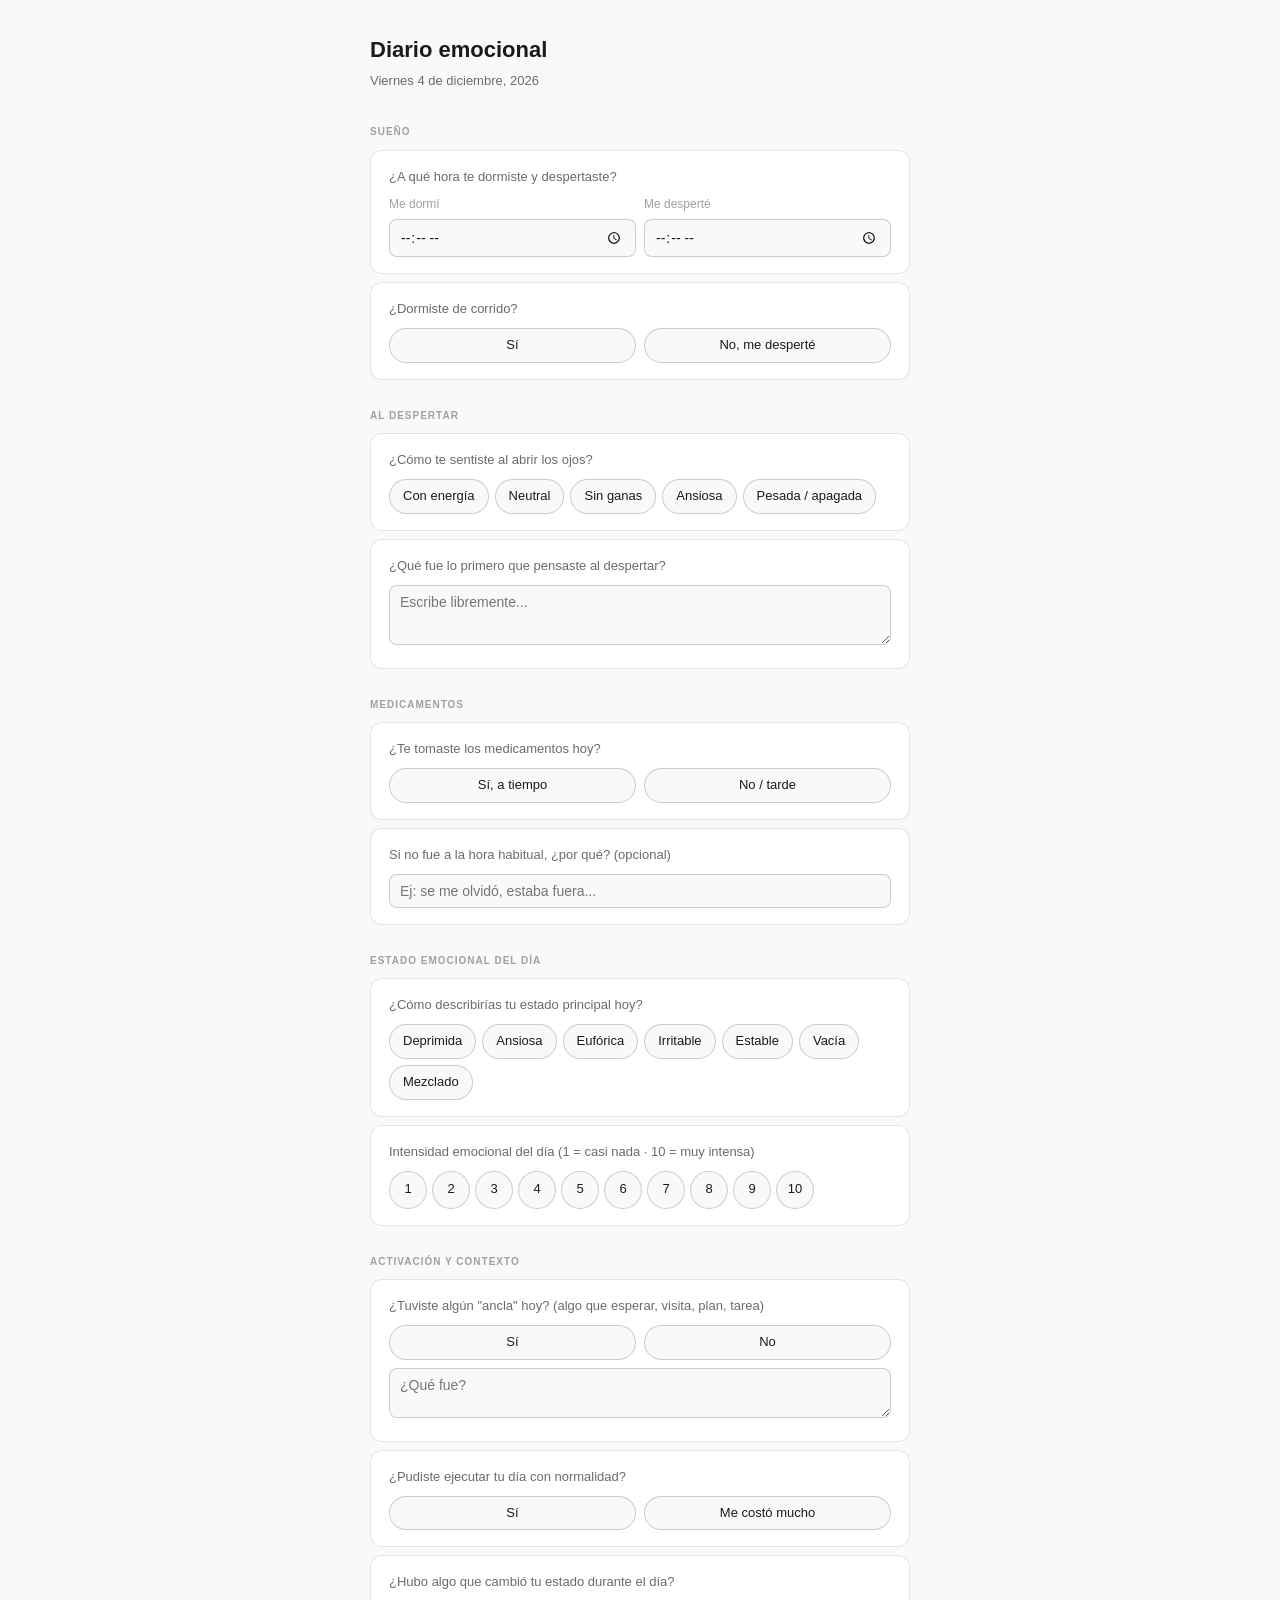
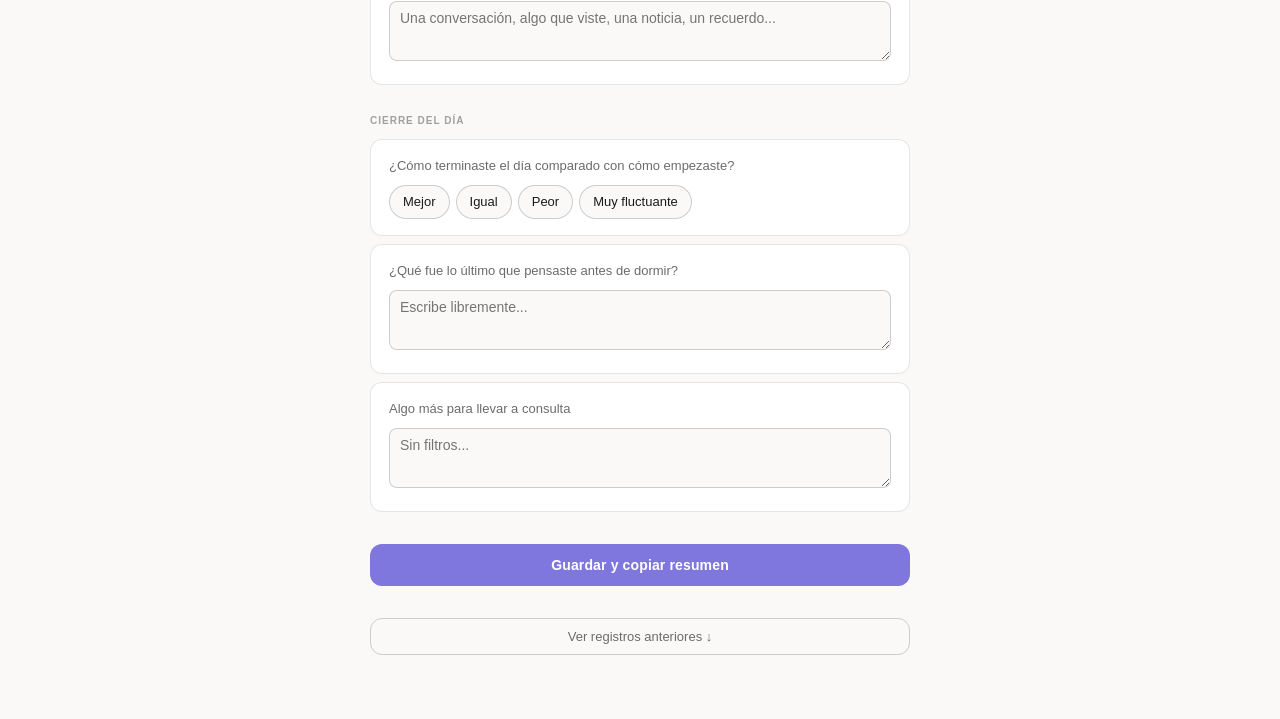
<file: index.html>
<!DOCTYPE html>
<html lang="es">
<head>
<meta charset="UTF-8">
<meta name="viewport" content="width=device-width, initial-scale=1.0">
<title>Diario Emocional</title>
<style>
  *, *::before, *::after { box-sizing: border-box; margin: 0; padding: 0; }

  :root {
    --bg: #FAF9F7;
    --surface: #FFFFFF;
    --border: rgba(0,0,0,0.1);
    --border-strong: rgba(0,0,0,0.18);
    --text: #1A1A1A;
    --text-secondary: #6B6B6B;
    --text-hint: #A0A0A0;
    --accent: #7F77DD;
    --accent-bg: #EEEDFE;
    --accent-text: #3C3489;
    --success-bg: #EAF3DE;
    --success-text: #3B6D11;
    --danger-bg: #FCEBEB;
    --danger-text: #A32D2D;
    --radius: 12px;
    --radius-sm: 8px;
    --radius-pill: 20px;
  }

  body {
    background: var(--bg);
    color: var(--text);
    font-family: -apple-system, BlinkMacSystemFont, 'Segoe UI', sans-serif;
    font-size: 15px;
    line-height: 1.6;
    min-height: 100vh;
  }

  .container {
    max-width: 580px;
    margin: 0 auto;
    padding: 2rem 1.25rem 4rem;
  }

  header {
    margin-bottom: 2rem;
  }

  header h1 {
    font-size: 22px;
    font-weight: 600;
    color: var(--text);
    margin-bottom: 4px;
  }

  .fecha {
    font-size: 13px;
    color: var(--text-secondary);
  }

  .seccion-label {
    font-size: 10px;
    font-weight: 600;
    text-transform: uppercase;
    letter-spacing: 0.1em;
    color: var(--text-hint);
    margin: 1.75rem 0 0.6rem;
  }

  .card {
    background: var(--surface);
    border: 0.5px solid var(--border);
    border-radius: var(--radius);
    padding: 1rem 1.125rem;
    margin-bottom: 8px;
  }

  .q {
    font-size: 13px;
    color: var(--text-secondary);
    margin-bottom: 8px;
    display: block;
  }

  textarea, input[type=text], input[type=time] {
    width: 100%;
    background: var(--bg);
    border: 0.5px solid var(--border-strong);
    border-radius: var(--radius-sm);
    padding: 8px 10px;
    font-size: 14px;
    font-family: inherit;
    color: var(--text);
    outline: none;
    transition: border-color 0.15s;
  }
  textarea { min-height: 60px; resize: vertical; }
  textarea:focus, input[type=text]:focus, input[type=time]:focus {
    border-color: var(--accent);
  }

  .row2 { display: grid; grid-template-columns: 1fr 1fr; gap: 8px; }
  .sub-label { font-size: 12px; color: var(--text-hint); margin-bottom: 4px; display: block; }

  .mood-row { display: flex; gap: 6px; flex-wrap: wrap; }
  .chip {
    padding: 6px 13px;
    border-radius: var(--radius-pill);
    border: 0.5px solid var(--border-strong);
    background: var(--bg);
    font-size: 13px;
    cursor: pointer;
    color: var(--text);
    transition: all 0.12s;
    user-select: none;
  }
  .chip:hover { border-color: var(--accent); color: var(--accent-text); }
  .chip.sel-accent { background: var(--accent-bg); border-color: var(--accent); color: var(--accent-text); font-weight: 500; }
  .chip.sel-yes { background: var(--success-bg); border-color: #639922; color: var(--success-text); font-weight: 500; }
  .chip.sel-no { background: var(--danger-bg); border-color: #E24B4A; color: var(--danger-text); font-weight: 500; }

  .yn { display: flex; gap: 8px; }
  .yn .chip { flex: 1; text-align: center; }

  .scale { display: flex; gap: 5px; flex-wrap: wrap; }
  .scale-btn {
    width: 38px; height: 38px;
    border-radius: 50%;
    border: 0.5px solid var(--border-strong);
    background: var(--bg);
    font-size: 13px;
    font-weight: 500;
    cursor: pointer;
    color: var(--text);
    display: flex; align-items: center; justify-content: center;
    transition: all 0.12s;
    user-select: none;
  }
  .scale-btn:hover { border-color: var(--accent); color: var(--accent-text); }
  .scale-btn.sel-accent { background: var(--accent-bg); border-color: var(--accent); color: var(--accent-text); font-weight: 600; }

  .export-area { margin-top: 2rem; }

  .btn-export {
    width: 100%;
    padding: 13px;
    background: var(--accent);
    color: #fff;
    border: none;
    border-radius: var(--radius);
    font-size: 14px;
    font-weight: 600;
    cursor: pointer;
    letter-spacing: 0.01em;
    transition: opacity 0.15s;
  }
  .btn-export:hover { opacity: 0.88; }
  .btn-export:active { opacity: 0.75; }

  .toast {
    margin-top: 10px;
    text-align: center;
    font-size: 13px;
    color: var(--success-text);
    background: var(--success-bg);
    border-radius: var(--radius-sm);
    padding: 8px;
    display: none;
  }

  .historial-toggle {
    margin-top: 2rem;
    width: 100%;
    padding: 10px;
    background: transparent;
    border: 0.5px solid var(--border-strong);
    border-radius: var(--radius);
    font-size: 13px;
    color: var(--text-secondary);
    cursor: pointer;
    transition: background 0.12s;
  }
  .historial-toggle:hover { background: var(--surface); }

  #historial { display: none; margin-top: 1rem; }

  .entrada {
    background: var(--surface);
    border: 0.5px solid var(--border);
    border-radius: var(--radius);
    padding: 0.875rem 1rem;
    margin-bottom: 8px;
    font-size: 13px;
  }
  .entrada-fecha { font-weight: 600; color: var(--text); margin-bottom: 4px; }
  .entrada-preview { color: var(--text-secondary); }
  .entrada-delete {
    float: right;
    background: none;
    border: none;
    color: var(--text-hint);
    cursor: pointer;
    font-size: 16px;
    padding: 0;
    line-height: 1;
  }
  .entrada-delete:hover { color: var(--danger-text); }

  .empty-historial { text-align: center; color: var(--text-hint); font-size: 13px; padding: 1.5rem; }

  @media (max-width: 420px) {
    .container { padding: 1.25rem 1rem 3rem; }
    .row2 { grid-template-columns: 1fr; }
    .scale-btn { width: 34px; height: 34px; font-size: 12px; }
  }
</style>
</head>
<body>
<div class="container">

  <header>
    <h1>Diario emocional</h1>
    <div class="fecha" id="fecha-display"></div>
  </header>

  <!-- SUEÑO -->
  <div class="seccion-label">Sueño</div>

  <div class="card">
    <span class="q">¿A qué hora te dormiste y despertaste?</span>
    <div class="row2">
      <div>
        <span class="sub-label">Me dormí</span>
        <input type="time" id="hora-dormir">
      </div>
      <div>
        <span class="sub-label">Me desperté</span>
        <input type="time" id="hora-despertar">
      </div>
    </div>
  </div>

  <div class="card">
    <span class="q">¿Dormiste de corrido?</span>
    <div class="yn" id="yn-sueno">
      <div class="chip" onclick="toggleYN('yn-sueno',this,'yes')">Sí</div>
      <div class="chip" onclick="toggleYN('yn-sueno',this,'no')">No, me desperté</div>
    </div>
  </div>

  <!-- AL DESPERTAR -->
  <div class="seccion-label">Al despertar</div>

  <div class="card">
    <span class="q">¿Cómo te sentiste al abrir los ojos?</span>
    <div class="mood-row" id="mood-despertar">
      <div class="chip" onclick="selectChip('mood-despertar',this)">Con energía</div>
      <div class="chip" onclick="selectChip('mood-despertar',this)">Neutral</div>
      <div class="chip" onclick="selectChip('mood-despertar',this)">Sin ganas</div>
      <div class="chip" onclick="selectChip('mood-despertar',this)">Ansiosa</div>
      <div class="chip" onclick="selectChip('mood-despertar',this)">Pesada / apagada</div>
    </div>
  </div>

  <div class="card">
    <span class="q">¿Qué fue lo primero que pensaste al despertar?</span>
    <textarea id="primer-pensamiento" placeholder="Escribe libremente..."></textarea>
  </div>

  <!-- MEDICAMENTOS -->
  <div class="seccion-label">Medicamentos</div>

  <div class="card">
    <span class="q">¿Te tomaste los medicamentos hoy?</span>
    <div class="yn" id="yn-meds">
      <div class="chip" onclick="toggleYN('yn-meds',this,'yes')">Sí, a tiempo</div>
      <div class="chip" onclick="toggleYN('yn-meds',this,'no')">No / tarde</div>
    </div>
  </div>

  <div class="card">
    <span class="q">Si no fue a la hora habitual, ¿por qué? (opcional)</span>
    <input type="text" id="meds-razon" placeholder="Ej: se me olvidó, estaba fuera...">
  </div>

  <!-- ESTADO DEL DÍA -->
  <div class="seccion-label">Estado emocional del día</div>

  <div class="card">
    <span class="q">¿Cómo describirías tu estado principal hoy?</span>
    <div class="mood-row" id="mood-dia">
      <div class="chip" onclick="selectChip('mood-dia',this)">Deprimida</div>
      <div class="chip" onclick="selectChip('mood-dia',this)">Ansiosa</div>
      <div class="chip" onclick="selectChip('mood-dia',this)">Eufórica</div>
      <div class="chip" onclick="selectChip('mood-dia',this)">Irritable</div>
      <div class="chip" onclick="selectChip('mood-dia',this)">Estable</div>
      <div class="chip" onclick="selectChip('mood-dia',this)">Vacía</div>
      <div class="chip" onclick="selectChip('mood-dia',this)">Mezclado</div>
    </div>
  </div>

  <div class="card">
    <span class="q">Intensidad emocional del día (1 = casi nada · 10 = muy intensa)</span>
    <div class="scale" id="scale-intensidad"></div>
  </div>

  <!-- ACTIVACIÓN -->
  <div class="seccion-label">Activación y contexto</div>

  <div class="card">
    <span class="q">¿Tuviste algún "ancla" hoy? (algo que esperar, visita, plan, tarea)</span>
    <div class="yn" id="yn-ancla" style="margin-bottom:8px">
      <div class="chip" onclick="toggleYN('yn-ancla',this,'yes')">Sí</div>
      <div class="chip" onclick="toggleYN('yn-ancla',this,'no')">No</div>
    </div>
    <textarea id="ancla-detalle" placeholder="¿Qué fue?" style="min-height:44px"></textarea>
  </div>

  <div class="card">
    <span class="q">¿Pudiste ejecutar tu día con normalidad?</span>
    <div class="yn" id="yn-ejecutar">
      <div class="chip" onclick="toggleYN('yn-ejecutar',this,'yes')">Sí</div>
      <div class="chip" onclick="toggleYN('yn-ejecutar',this,'no')">Me costó mucho</div>
    </div>
  </div>

  <div class="card">
    <span class="q">¿Hubo algo que cambió tu estado durante el día?</span>
    <textarea id="cambio-estado" placeholder="Una conversación, algo que viste, una noticia, un recuerdo..."></textarea>
  </div>

  <!-- CIERRE -->
  <div class="seccion-label">Cierre del día</div>

  <div class="card">
    <span class="q">¿Cómo terminaste el día comparado con cómo empezaste?</span>
    <div class="mood-row" id="mood-cierre">
      <div class="chip" onclick="selectChip('mood-cierre',this)">Mejor</div>
      <div class="chip" onclick="selectChip('mood-cierre',this)">Igual</div>
      <div class="chip" onclick="selectChip('mood-cierre',this)">Peor</div>
      <div class="chip" onclick="selectChip('mood-cierre',this)">Muy fluctuante</div>
    </div>
  </div>

  <div class="card">
    <span class="q">¿Qué fue lo último que pensaste antes de dormir?</span>
    <textarea id="ultimo-pensamiento" placeholder="Escribe libremente..."></textarea>
  </div>

  <div class="card">
    <span class="q">Algo más para llevar a consulta</span>
    <textarea id="notas-extra" placeholder="Sin filtros..."></textarea>
  </div>

  <!-- EXPORTAR -->
  <div class="export-area">
    <button class="btn-export" onclick="guardarYExportar()">Guardar y copiar resumen</button>
    <div class="toast" id="toast">Copiado — pégalo en tu chat o notas</div>
  </div>

  <!-- HISTORIAL -->
  <button class="historial-toggle" onclick="toggleHistorial()">Ver registros anteriores ↓</button>
  <div id="historial"></div>

</div>

<script>
  // Fecha
  const dias = ['Domingo','Lunes','Martes','Miércoles','Jueves','Viernes','Sábado'];
  const meses = ['enero','febrero','marzo','abril','mayo','junio','julio','agosto','septiembre','octubre','noviembre','diciembre'];
  const hoy = new Date();
  const fechaStr = dias[hoy.getDay()] + ' ' + hoy.getDate() + ' de ' + meses[hoy.getMonth()] + ', ' + hoy.getFullYear();
  document.getElementById('fecha-display').textContent = fechaStr;

  // Scale
  const scaleEl = document.getElementById('scale-intensidad');
  for(let i = 1; i <= 10; i++) {
    const b = document.createElement('div');
    b.className = 'scale-btn';
    b.textContent = i;
    b.onclick = function() {
      document.querySelectorAll('#scale-intensidad .scale-btn').forEach(x => x.classList.remove('sel-accent'));
      this.classList.add('sel-accent');
    };
    scaleEl.appendChild(b);
  }

  function selectChip(groupId, btn) {
    document.querySelectorAll('#' + groupId + ' .chip').forEach(c => c.classList.remove('sel-accent'));
    btn.classList.add('sel-accent');
  }

  function toggleYN(groupId, btn, type) {
    document.querySelectorAll('#' + groupId + ' .chip').forEach(c => c.classList.remove('sel-yes','sel-no'));
    btn.classList.add(type === 'yes' ? 'sel-yes' : 'sel-no');
  }

  function getChip(id) {
    const s = document.querySelector('#' + id + ' .chip.sel-accent');
    return s ? s.textContent.trim() : '—';
  }
  function getYN(id) {
    const s = document.querySelector('#' + id + ' .chip.sel-yes, #' + id + ' .chip.sel-no');
    return s ? s.textContent.trim() : '—';
  }
  function getScale() {
    const s = document.querySelector('#scale-intensidad .scale-btn.sel-accent');
    return s ? s.textContent.trim() : '—';
  }
  function val(id) {
    const el = document.getElementById(id);
    return el && el.value.trim() ? el.value.trim() : '—';
  }

  function buildTexto() {
    return [
      '=== DIARIO EMOCIONAL ===',
      fechaStr,
      '',
      '— SUEÑO —',
      'Me dormí: ' + val('hora-dormir'),
      'Me desperté: ' + val('hora-despertar'),
      'Sueño corrido: ' + getYN('yn-sueno'),
      '',
      '— AL DESPERTAR —',
      'Estado al despertar: ' + getChip('mood-despertar'),
      'Primer pensamiento: ' + val('primer-pensamiento'),
      '',
      '— MEDICAMENTOS —',
      'Tomados: ' + getYN('yn-meds'),
      'Razón si no: ' + val('meds-razon'),
      '',
      '— ESTADO DEL DÍA —',
      'Estado principal: ' + getChip('mood-dia'),
      'Intensidad (1-10): ' + getScale(),
      '',
      '— ACTIVACIÓN —',
      'Tuvo ancla: ' + getYN('yn-ancla'),
      'Detalle ancla: ' + val('ancla-detalle'),
      'Ejecutó el día: ' + getYN('yn-ejecutar'),
      'Cambio de estado: ' + val('cambio-estado'),
      '',
      '— CIERRE —',
      'Estado al final: ' + getChip('mood-cierre'),
      'Último pensamiento: ' + val('ultimo-pensamiento'),
      'Notas para consulta: ' + val('notas-extra'),
    ].join('\n');
  }

  function guardarYExportar() {
    const texto = buildTexto();
    // Guardar en localStorage
    const key = 'diario_' + hoy.toISOString().split('T')[0];
    const entrada = {
      fecha: fechaStr,
      iso: hoy.toISOString().split('T')[0],
      texto: texto,
      resumen: getChip('mood-dia') + ' · intensidad ' + getScale()
    };
    localStorage.setItem(key, JSON.stringify(entrada));

    // Copiar
    navigator.clipboard.writeText(texto).then(() => {
      mostrarToast('Guardado y copiado — pégalo en tu chat o notas');
    }).catch(() => {
      mostrarToast('Guardado. Copia el texto manualmente desde el botón de historial.');
    });
    renderHistorial();
  }

  function mostrarToast(msg) {
    const t = document.getElementById('toast');
    t.textContent = msg;
    t.style.display = 'block';
    setTimeout(() => t.style.display = 'none', 3000);
  }

  function toggleHistorial() {
    const h = document.getElementById('historial');
    if(h.style.display === 'none' || h.style.display === '') {
      h.style.display = 'block';
      renderHistorial();
    } else {
      h.style.display = 'none';
    }
  }

  function renderHistorial() {
    const h = document.getElementById('historial');
    const keys = Object.keys(localStorage).filter(k => k.startsWith('diario_')).sort().reverse();
    if(keys.length === 0) {
      h.innerHTML = '<div class="empty-historial">Aún no hay registros guardados.</div>';
      return;
    }
    h.innerHTML = keys.map(k => {
      const e = JSON.parse(localStorage.getItem(k));
      return `<div class="entrada">
        <button class="entrada-delete" onclick="borrarEntrada('${k}')" title="Borrar">×</button>
        <div class="entrada-fecha">${e.fecha}</div>
        <div class="entrada-preview">${e.resumen}</div>
        <button onclick="copiarEntrada('${k}')" style="margin-top:6px;font-size:12px;background:none;border:0.5px solid #ccc;border-radius:6px;padding:4px 10px;cursor:pointer;color:#6B6B6B;">Copiar texto</button>
      </div>`;
    }).join('');
  }

  function borrarEntrada(key) {
    if(confirm('¿Borrar este registro?')) {
      localStorage.removeItem(key);
      renderHistorial();
    }
  }

  function copiarEntrada(key) {
    const e = JSON.parse(localStorage.getItem(key));
    navigator.clipboard.writeText(e.texto).then(() => mostrarToast('Copiado'));
  }
</script>
</body>
</html>
</file>
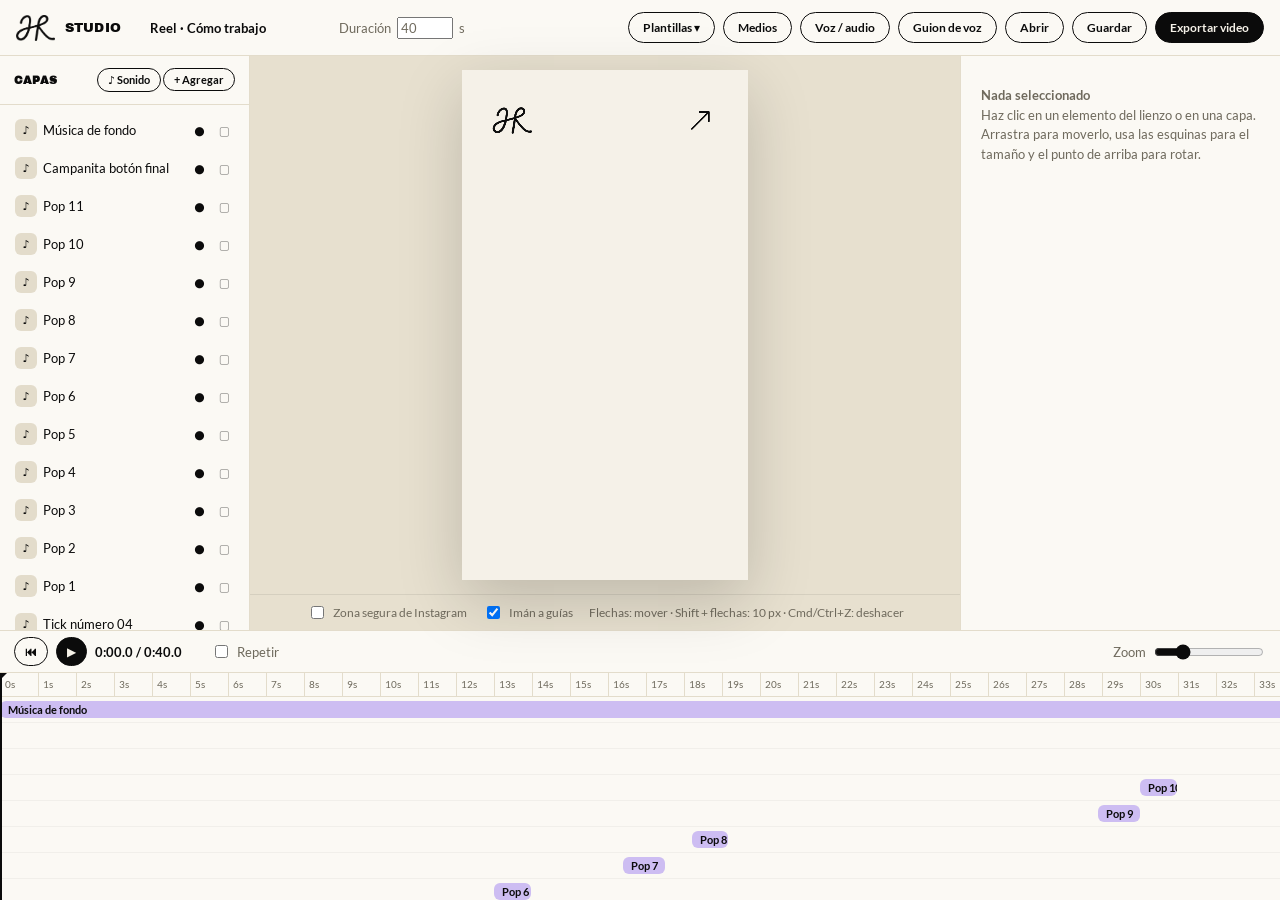
<file: studio/index.html>
<!doctype html>
<html lang="es">
<head>
<meta charset="utf-8">
<meta name="viewport" content="width=device-width, initial-scale=1">
<meta name="robots" content="noindex, nofollow">
<title>Studio · UrsulaHR</title>
<link rel="icon" href="assets/logo-hr.png">
<link rel="stylesheet" href="style.css">
</head>
<body>
<header class="top">
  <div class="brand"><img src="assets/logo-hr.png" alt="HR"><span class="title">Studio</span></div>
  <input class="name" id="projName" value="Reel sin título" aria-label="Nombre del proyecto">
  <label class="dur">Duración <input type="number" id="durInput" min="1" max="180" step="0.5"> s</label>
  <span class="sp"></span>
  <button class="btn" id="btnTemplates">Plantillas ▾</button>
  <button class="btn" id="btnMedia">Medios</button>
  <button class="btn" id="btnAudio">Voz / audio</button>
  <button class="btn" id="btnScript">Guion de voz</button>
  <button class="btn" id="btnOpen">Abrir</button>
  <button class="btn" id="btnSave">Guardar</button>
  <button class="btn primary" id="btnExport">Exportar video</button>
  <input type="file" id="fileMedia" accept="image/*,video/*,audio/*" multiple hidden>
  <input type="file" id="fileAudio" accept="audio/*,video/*" hidden>
  <input type="file" id="fileProject" accept=".json,application/json" hidden>
</header>

<main class="work">
  <aside class="side">
    <div class="head"><b class="title">Capas</b><span><button class="btn small" id="btnSound">♪ Sonido</button> <button class="btn small" id="btnAdd">+ Agregar</button></span></div>
    <ul id="layerList"></ul>
  </aside>

  <section class="stage">
    <div class="stagearea" id="stageArea">
      <div class="stagewrap" id="stageWrap">
        <canvas id="cv" width="1080" height="1920"></canvas>
        <div id="overlay"></div>
      </div>
    </div>
    <div class="stagebar">
      <label><input type="checkbox" id="chkSafe"> Zona segura de Instagram</label>
      <label><input type="checkbox" id="chkSnap" checked> Imán a guías</label>
      <span>Flechas: mover · Shift + flechas: 10 px · Cmd/Ctrl+Z: deshacer</span>
    </div>
  </section>

  <aside class="side right"><div id="inspector"></div></aside>
</main>

<section class="timeline">
  <div class="transport">
    <button class="btn icon" id="btnStart" title="Inicio (Home)">⏮</button>
    <button class="btn primary icon" id="btnPlay" title="Reproducir (Espacio)">▶</button>
    <span class="time" id="timeLabel">0:00.0 / 0:25.0</span>
    <label><input type="checkbox" id="chkLoop"> Repetir</label>
    <span style="flex:1"></span>
    <label>Zoom <input type="range" id="zoom" min="14" max="120" value="38"></label>
  </div>
  <div class="tlscroll" id="tlScroll"><div class="tlinner" id="tlInner"></div></div>
</section>

<div class="modal" id="exportModal">
  <div class="box">
    <h3 class="title" id="expTitle">Exportando…</h3>
    <div id="expMsg">Preparando</div>
    <div class="progress"><i id="expBar"></i></div>
    <div class="acts" id="expActs"><button class="btn" id="expCancel">Cancelar</button></div>
  </div>
</div>
<div class="toast" id="toast"></div>

<script type="module" src="app.js"></script>
</body>
</html>
</file>
<file: studio/style.css>
@font-face { font-family: "Archivo Black"; font-weight: 400; font-display: swap; src: url(fonts/archivo-black-latin-400-normal.woff2) format("woff2"); }
@font-face { font-family: "Lato"; font-weight: 400; font-display: swap; src: url(fonts/lato-latin-400-normal.woff2) format("woff2"); }
@font-face { font-family: "Lato"; font-weight: 700; font-display: swap; src: url(fonts/lato-latin-700-normal.woff2) format("woff2"); }
@font-face { font-family: "Anton"; font-weight: 400; font-display: swap; src: url(fonts/anton-latin-400-normal.woff2) format("woff2"); }
@font-face { font-family: "Raleway"; font-weight: 500; font-display: swap; src: url(fonts/raleway-latin-500-normal.woff2) format("woff2"); }
@font-face { font-family: "Raleway"; font-weight: 600; font-display: swap; src: url(fonts/raleway-latin-600-normal.woff2) format("woff2"); }
@font-face { font-family: "Raleway"; font-weight: 700; font-display: swap; src: url(fonts/raleway-latin-700-normal.woff2) format("woff2"); }

:root {
  --ivory: #F5F1E8; --black: #0B0B0B; --coral: #FF6BA7; --sun: #FFD357; --green: #34D399; --sky: #6EC6FF;
  --paper: #FBF9F4; --line: #E3DCCB; --muted: #6f6a5d; --stage: #E7E0CF;
  --radius: 12px;
}
* { box-sizing: border-box; }
html, body { height: 100%; margin: 0; }
body {
  font-family: "Lato", system-ui, sans-serif; font-size: 13px; color: var(--black); background: var(--ivory);
  display: grid; grid-template-rows: 56px minmax(0, 1fr) 270px; overflow: hidden;
}
button, input, select, textarea { font: inherit; color: inherit; }
button { cursor: pointer; }
.title { font-family: "Archivo Black", Arial, sans-serif; text-transform: uppercase; letter-spacing: .02em; }

/* barra superior */
.top { display: flex; align-items: center; gap: 8px; padding: 0 16px; border-bottom: 1px solid var(--line); background: var(--paper); }
.top .brand { display: flex; align-items: center; gap: 10px; margin-right: 12px; }
.top .brand img { height: 26px; }
.top .brand span { font-size: 13px; }
.top .sp { flex: 1; }
.btn { border: 1px solid var(--black); background: transparent; border-radius: 999px; padding: 7px 14px; font-weight: 700; font-size: 12px; transition: background .15s, transform .1s; white-space: nowrap; }
.btn:hover { background: rgba(11,11,11,.07); }
.btn:active { transform: scale(.97); }
.btn.primary { background: var(--black); color: var(--ivory); }
.btn.primary:hover { background: #26262a; }
.btn.small { padding: 4px 10px; font-size: 11px; }
.btn.icon { padding: 6px 10px; }
.btn:disabled { opacity: .4; cursor: default; }
.top input.name { border: 1px solid transparent; background: transparent; font-weight: 700; padding: 6px 8px; border-radius: 8px; width: 190px; }
.top input.name:hover, .top input.name:focus { border-color: var(--line); background: #fff; outline: none; }
.top label.dur { display: flex; align-items: center; gap: 6px; color: var(--muted); }
.top label.dur input { width: 56px; }

/* zona de trabajo */
.work { display: grid; grid-template-columns: 250px minmax(0, 1fr) 320px; min-height: 0; }
.side { background: var(--paper); border-right: 1px solid var(--line); display: flex; flex-direction: column; min-height: 0; }
.side.right { border-right: 0; border-left: 1px solid var(--line); overflow-y: auto; }
.head { display: flex; align-items: center; justify-content: space-between; padding: 12px 14px; border-bottom: 1px solid var(--line); font-size: 11px; }
#layerList { list-style: none; margin: 0; padding: 6px; overflow-y: auto; flex: 1; }
#layerList li { display: flex; align-items: center; gap: 6px; padding: 7px 8px; border-radius: 8px; cursor: pointer; border: 1px solid transparent; }
#layerList li:hover { background: rgba(11,11,11,.05); }
#layerList li.sel { background: #fff; border-color: var(--black); }
#layerList li.off .nm { opacity: .4; }
#layerList .ty { width: 22px; height: 22px; border-radius: 6px; display: grid; place-items: center; font-size: 11px; font-weight: 700; background: var(--line); flex: none; }
#layerList .nm { flex: 1; overflow: hidden; text-overflow: ellipsis; white-space: nowrap; }
#layerList .ic { border: 0; background: transparent; padding: 2px 4px; opacity: .45; font-size: 12px; }
#layerList .ic:hover, #layerList .ic.on { opacity: 1; }
.menu { position: absolute; z-index: 30; background: #fff; border: 1px solid var(--black); border-radius: var(--radius); padding: 6px; box-shadow: 0 14px 40px rgba(0,0,0,.18); min-width: 200px; }
.menu button { display: block; width: 100%; text-align: left; border: 0; background: transparent; padding: 7px 10px; border-radius: 8px; }
.menu button:hover { background: var(--ivory); }

/* escenario */
.stage { background: var(--stage); display: flex; flex-direction: column; min-width: 0; min-height: 0; position: relative; }
.stagearea { flex: 1; display: grid; place-items: center; min-height: 0; padding: 14px; }
.stagewrap { position: relative; box-shadow: 0 20px 60px rgba(0,0,0,.18); background: #fff; }
.stagewrap canvas { display: block; width: 100%; height: 100%; }
#overlay { position: absolute; inset: 0; touch-action: none; overflow: hidden; }
.sel { position: absolute; border: 1.5px solid var(--coral); pointer-events: none; }
.sel .h { position: absolute; width: 12px; height: 12px; background: #fff; border: 2px solid var(--coral); border-radius: 3px; pointer-events: auto; }
.sel .h.nw { left: -7px; top: -7px; cursor: nwse-resize; } .sel .h.ne { right: -7px; top: -7px; cursor: nesw-resize; }
.sel .h.sw { left: -7px; bottom: -7px; cursor: nesw-resize; } .sel .h.se { right: -7px; bottom: -7px; cursor: nwse-resize; }
.sel .h.e, .sel .h.w { top: calc(50% - 8px); height: 16px; width: 8px; } .sel .h.e { right: -5px; cursor: ew-resize; } .sel .h.w { left: -5px; cursor: ew-resize; }
.sel .h.rot { left: calc(50% - 7px); top: -30px; border-radius: 50%; width: 14px; height: 14px; cursor: grab; }
.sel .stem { position: absolute; left: 50%; top: -24px; width: 1.5px; height: 24px; background: var(--coral); }
.guide { position: absolute; background: var(--coral); opacity: .8; pointer-events: none; }
.guide.v { width: 1px; top: 0; bottom: 0; } .guide.h { height: 1px; left: 0; right: 0; }
.safe { position: absolute; border: 1.5px dashed rgba(255,107,167,.9); pointer-events: none; display: none; }
.safe.on { display: block; }
.stagebar { display: flex; gap: 16px; align-items: center; justify-content: center; padding: 8px; font-size: 12px; color: var(--muted); border-top: 1px solid rgba(0,0,0,.08); }
.stagebar label { display: flex; gap: 6px; align-items: center; cursor: pointer; }

/* inspector */
#inspector { padding: 6px 14px 20px; }
#inspector h4 { margin: 16px 0 8px; font-size: 10px; letter-spacing: .08em; text-transform: uppercase; color: var(--muted); }
.row { display: grid; grid-template-columns: 92px 1fr; align-items: center; gap: 8px; margin-bottom: 6px; }
.row > label { color: var(--muted); }
.row input[type=text], .row input[type=number], .row select, .row textarea { width: 100%; border: 1px solid var(--line); border-radius: 8px; padding: 6px 8px; background: #fff; }
.row textarea { min-height: 84px; resize: vertical; }
.row input:focus, .row select:focus, .row textarea:focus { outline: 2px solid var(--coral); outline-offset: -1px; border-color: transparent; }
.grid2 { display: grid; grid-template-columns: 1fr 1fr; gap: 6px; }
.grid2 .row { grid-template-columns: 22px 1fr; margin: 0; }
.swatches { display: flex; gap: 5px; align-items: center; flex-wrap: wrap; }
.sw { width: 20px; height: 20px; border-radius: 50%; border: 1.5px solid rgba(0,0,0,.2); cursor: pointer; padding: 0; }
.sw.on { outline: 2px solid var(--black); outline-offset: 1px; }
.swatches input[type=color] { width: 24px; height: 24px; border: 0; padding: 0; background: none; cursor: pointer; }
.empty { color: var(--muted); padding: 24px 6px; line-height: 1.5; }
.hint { color: var(--muted); font-size: 11px; line-height: 1.4; margin-top: 4px; }

/* línea de tiempo */
.timeline { background: var(--paper); border-top: 1px solid var(--line); display: grid; grid-template-rows: 42px minmax(0, 1fr); min-height: 0; }
.transport { display: flex; align-items: center; gap: 8px; padding: 0 14px; border-bottom: 1px solid var(--line); }
.transport .time { font-variant-numeric: tabular-nums; font-weight: 700; min-width: 108px; }
.transport label { display: flex; gap: 6px; align-items: center; color: var(--muted); }
.transport input[type=range] { width: 110px; accent-color: var(--black); }
.tlscroll { overflow: auto; position: relative; min-height: 0; }
.tlinner { position: relative; min-height: 100%; }
.ruler { height: 24px; position: sticky; top: 0; z-index: 5; background: var(--paper); border-bottom: 1px solid var(--line); cursor: pointer; }
.tick { position: absolute; top: 0; bottom: 0; border-left: 1px solid var(--line); font-size: 10px; color: var(--muted); padding: 5px 0 0 4px; pointer-events: none; }
.wave { height: 34px; display: none; border-bottom: 1px solid var(--line); background: #fff; position: relative; }
.wave.on { display: block; }
.wave canvas { width: 100%; height: 100%; display: block; }
.trow { height: 26px; position: relative; border-bottom: 1px solid rgba(0,0,0,.04); }
.trow.sel { background: rgba(255,107,167,.09); }
.bar { position: absolute; top: 4px; bottom: 4px; border-radius: 6px; background: var(--sky); color: var(--black); font-size: 11px; font-weight: 700; padding: 0 8px; line-height: 18px; overflow: hidden; white-space: nowrap; cursor: grab; user-select: none; }
.bar.t-text { background: var(--sun); } .bar.t-shape { background: var(--coral); } .bar.t-caption { background: var(--green); }
.bar.t-mockup, .bar.t-image { background: var(--sky); } .bar.t-sound { background: #CDBDF2; } .bar.t-logo { background: var(--line); }
.bar.sel { outline: 2px solid var(--black); }
.bar .eh { position: absolute; top: 0; bottom: 0; width: 7px; cursor: ew-resize; } .bar .eh.l { left: 0; } .bar .eh.r { right: 0; }
.playhead { position: absolute; top: 0; bottom: 0; width: 2px; background: var(--black); z-index: 6; pointer-events: none; }
.playhead::before { content: ""; position: absolute; top: 0; left: -5px; border: 6px solid transparent; border-top-color: var(--black); }

/* exportación */
.modal { position: fixed; inset: 0; background: rgba(11,11,11,.5); display: none; place-items: center; z-index: 50; }
.modal.on { display: grid; }
.modal .box { background: var(--ivory); border-radius: 18px; padding: 26px 28px; width: 420px; max-width: 92vw; }
.modal h3 { margin: 0 0 10px; font-size: 20px; }
.progress { height: 10px; border-radius: 999px; background: var(--line); overflow: hidden; margin: 16px 0 8px; }
.progress > i { display: block; height: 100%; width: 0; background: var(--coral); transition: width .1s; }
.modal .acts { display: flex; gap: 8px; justify-content: flex-end; margin-top: 16px; }
.toast { position: fixed; left: 50%; bottom: 290px; transform: translateX(-50%); background: var(--black); color: var(--ivory); padding: 9px 16px; border-radius: 999px; font-weight: 700; z-index: 60; opacity: 0; transition: opacity .2s; pointer-events: none; }
.toast.on { opacity: 1; }
.drop { outline: 3px dashed var(--coral); outline-offset: -8px; }
</file>
